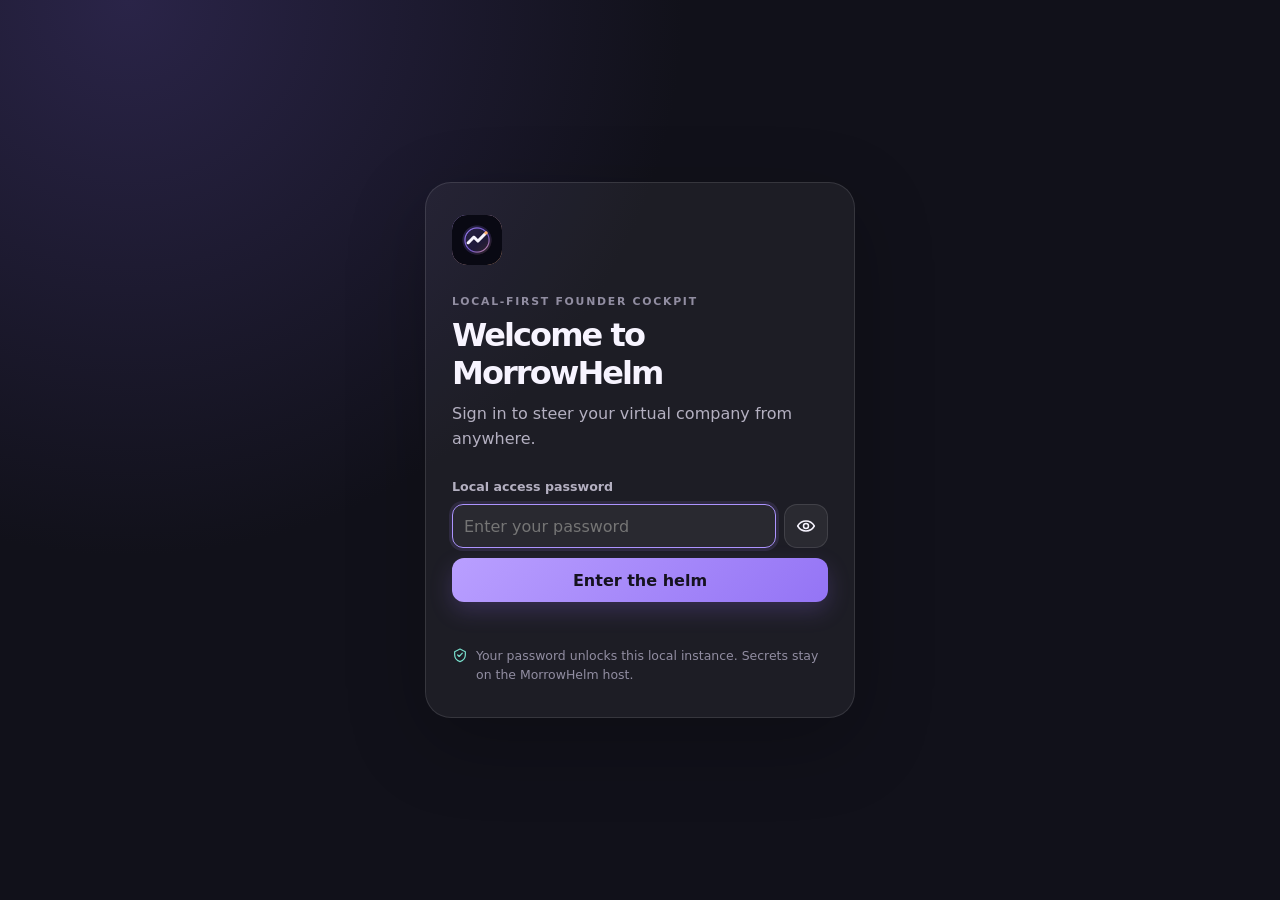
<file: static/login.html>
<!doctype html>
<html lang="en">
  <head>
    <meta charset="utf-8" />
    <meta name="viewport" content="width=device-width, initial-scale=1, viewport-fit=cover" />
    <meta name="theme-color" content="#11111a" />
    <meta name="description" content="Sign in to your local MorrowHelm founder cockpit." />
    <title>Sign in · MorrowHelm</title>
    <link rel="manifest" href="/static/manifest.webmanifest" />
    <link rel="icon" href="/static/icon.svg" type="image/svg+xml" />
    <link rel="stylesheet" href="/static/styles.css" />
  </head>
  <body class="login-body">
    <main class="login-card">
      <div class="brand-mark"><img src="/static/icon-192.png" alt="MorrowHelm" /></div>
      <p class="eyebrow">LOCAL-FIRST FOUNDER COCKPIT</p>
      <h1>Welcome to MorrowHelm</h1>
      <p class="muted">Sign in to steer your virtual company from anywhere.</p>
      <form id="login-form">
        <label for="password">Local access password</label>
        <div class="password-field"><input id="password" type="password" autocomplete="current-password" required autofocus placeholder="Enter your password" /><button id="password-toggle" class="icon-button" type="button" aria-label="Show password"><svg viewBox="0 0 24 24" aria-hidden="true"><path d="M2 12s3.5-6 10-6 10 6 10 6-3.5 6-10 6S2 12 2 12Z" /><circle cx="12" cy="12" r="3" /></svg></button></div>
        <button id="login-button" class="primary-button" type="submit">Enter the helm</button>
        <p id="login-error" class="form-error" role="alert"></p>
      </form>
      <p class="login-footnote"><svg class="ui-icon" viewBox="0 0 24 24" aria-hidden="true"><path d="M12 3 20 7v5c0 5-3.4 8.4-8 10-4.6-1.6-8-5-8-10V7Z" /><path d="m8.5 12 2.2 2.2 4.8-5" /></svg><span>Your password unlocks this local instance. Secrets stay on the MorrowHelm host.</span></p>
    </main>
    <script>
      const form = document.querySelector('#login-form');
      const error = document.querySelector('#login-error');
      const password = document.querySelector('#password');
      const toggle = document.querySelector('#password-toggle');
      const submit = document.querySelector('#login-button');
      toggle.addEventListener('click', () => {
        const visible = password.type === 'text';
        password.type = visible ? 'password' : 'text';
        toggle.setAttribute('aria-label', visible ? 'Show password' : 'Hide password');
        password.focus();
      });
      form.addEventListener('submit', async (event) => {
        event.preventDefault();
        error.textContent = '';
        submit.disabled = true;
        submit.textContent = 'Opening your cockpit…';
        try {
          const response = await fetch('/api/session', {method: 'POST', headers: {'Content-Type': 'application/json'}, body: JSON.stringify({password: password.value})});
          if (!response.ok) { error.textContent = 'That password did not work.'; password.focus(); return; }
          window.location.href = '/';
        } catch (_) {
          error.textContent = 'MorrowHelm could not reach the local host.';
        } finally {
          submit.disabled = false;
          submit.textContent = 'Enter the helm';
        }
      });
    </script>
  </body>
</html>
</file>
<file: static/styles.css>
:root {
  --ink: #f7f4ff;
  --muted: #b4b0c1;
  --quiet: #918da1;
  --bg: #11111a;
  --panel: #1b1a28;
  --panel-2: #232137;
  --line: rgba(255, 255, 255, 0.11);
  --line-strong: rgba(255, 255, 255, 0.18);
  --violet: #ad94ff;
  --orange: #ffb678;
  --teal: #78dfcd;
  --blue: #8fc7ff;
  --danger: #ff9aaa;
  --success: #78dfcd;
  --radius: 20px;
  color-scheme: dark;
  font-family: Inter, ui-sans-serif, system-ui, -apple-system, BlinkMacSystemFont, "Segoe UI", sans-serif;
}

* { box-sizing: border-box; }
html { min-width: 320px; background: var(--bg); scroll-behavior: smooth; }
body {
  min-width: 320px;
  min-height: 100vh;
  margin: 0;
  background: radial-gradient(circle at 10% 0%, #2a2448 0, var(--bg) 38%), var(--bg);
  color: var(--ink);
}
body::before {
  position: fixed;
  z-index: -1;
  inset: 0;
  background: radial-gradient(circle at 90% 100%, rgba(74, 53, 124, 0.14), transparent 38%);
  content: "";
  pointer-events: none;
}

button, input, textarea, select { font: inherit; }
button, summary, select { cursor: pointer; }
button { color: inherit; }
input, textarea, select { caret-color: var(--orange); }
textarea { resize: vertical; }
svg { display: block; }

:focus-visible {
  outline: 3px solid #9ed7ff;
  outline-offset: 3px;
}

.skip-link {
  position: fixed;
  z-index: 100;
  top: 12px;
  left: 12px;
  padding: 10px 14px;
  border-radius: 10px;
  background: var(--ink);
  color: #11111a;
  font-weight: 800;
  transform: translateY(-150%);
  transition: transform 180ms ease;
}
.skip-link:focus { transform: translateY(0); }
.sr-only {
  position: absolute;
  width: 1px;
  height: 1px;
  padding: 0;
  margin: -1px;
  overflow: hidden;
  clip: rect(0, 0, 0, 0);
  white-space: nowrap;
  border: 0;
}

.app-frame {
  width: min(100%, 1180px);
  min-height: 100vh;
  margin: 0 auto;
  padding: 24px 20px 132px;
}
.view-root { min-height: 62vh; }
.view-root:focus-visible { outline: none; }
.topbar {
  display: flex;
  align-items: flex-start;
  justify-content: space-between;
  gap: 20px;
  margin-bottom: 24px;
}
.topbar h1 {
  margin: 5px 0 0;
  font-size: 1.35rem;
  letter-spacing: -0.04em;
}

.eyebrow {
  margin: 0;
  color: var(--quiet);
  font-size: 0.68rem;
  font-weight: 850;
  letter-spacing: 0.16em;
  line-height: 1.35;
  text-transform: uppercase;
}
h2, h3, h4, p { margin-top: 0; }
h2 {
  margin-bottom: 10px;
  font-size: clamp(2rem, 7vw, 3.6rem);
  line-height: 0.98;
  letter-spacing: -0.065em;
}
h2 em { color: var(--orange); font-style: normal; }
h3 { margin-bottom: 6px; font-size: 1.03rem; letter-spacing: -0.025em; }
h4 { margin: 8px 0 7px; font-size: 0.98rem; line-height: 1.25; }
p { line-height: 1.52; }
.muted { color: var(--muted); }
.tiny-note { color: var(--quiet); font-size: 0.8rem; line-height: 1.52; }
code {
  color: var(--orange);
  font-family: ui-monospace, SFMono-Regular, Menlo, monospace;
  overflow-wrap: anywhere;
}

.ui-icon { width: 18px; height: 18px; fill: none; stroke: currentColor; stroke-width: 1.8; stroke-linecap: round; stroke-linejoin: round; }
.primary-button .ui-icon, .secondary-button .ui-icon, .quiet-button .ui-icon, .text-button .ui-icon { width: 17px; height: 17px; }
.icon-button {
  display: inline-grid;
  flex: 0 0 auto;
  width: 44px;
  height: 44px;
  padding: 0;
  place-items: center;
  border: 1px solid var(--line);
  border-radius: 13px;
  background: rgba(255, 255, 255, 0.06);
  color: var(--ink);
  transition: border-color 180ms ease, background 180ms ease, color 180ms ease;
}
.icon-button svg { width: 20px; height: 20px; fill: none; stroke: currentColor; stroke-width: 1.8; stroke-linecap: round; stroke-linejoin: round; }
.icon-button.small { width: 40px; height: 40px; border-radius: 11px; }
.icon-button.danger { color: var(--danger); }

.primary-button, .secondary-button, .quiet-button {
  display: inline-flex;
  min-height: 44px;
  align-items: center;
  justify-content: center;
  gap: 8px;
  padding: 0 16px;
  border-radius: 12px;
  font-weight: 780;
  transition: border-color 180ms ease, background 180ms ease, box-shadow 180ms ease, color 180ms ease, opacity 180ms ease;
}
.secondary-button { border: 1px solid var(--line); background: rgba(255, 255, 255, 0.06); color: var(--ink); }
.quiet-button { min-height: 38px; padding: 0 11px; border: 1px solid var(--line); background: rgba(255, 255, 255, 0.035); color: var(--muted); font-size: 0.76rem; }
.primary-button {
  border: 0;
  background: linear-gradient(135deg, #b99fff, #9474f5);
  color: #15121f;
  box-shadow: 0 9px 22px rgba(147, 110, 239, 0.22);
}
.primary-button:disabled, .secondary-button:disabled, .quiet-button:disabled { cursor: wait; opacity: 0.52; }
.danger-button { background: linear-gradient(135deg, #ffb0bc, #f47f94); color: #281218; box-shadow: 0 9px 22px rgba(255, 126, 150, 0.18); }
.text-button {
  display: inline-flex;
  min-height: 40px;
  align-items: center;
  gap: 6px;
  padding: 5px 1px;
  border: 0;
  background: none;
  color: var(--orange);
  font-size: 0.82rem;
  font-weight: 720;
}

.loading-state { display: grid; min-height: 55vh; place-items: center; align-content: center; color: var(--muted); }
.loading-state p { margin: 18px 0 0; font-size: 0.84rem; }
.loading-orbit {
  width: 42px;
  height: 42px;
  border: 2px solid rgba(168, 139, 255, 0.22);
  border-top-color: var(--violet);
  border-radius: 50%;
  animation: orbit 900ms linear infinite;
}
@keyframes orbit { to { transform: rotate(360deg); } }

.hero-panel {
  display: flex;
  min-height: 270px;
  align-items: center;
  justify-content: space-between;
  overflow: hidden;
  position: relative;
  padding: 28px;
  border: 1px solid rgba(255, 255, 255, 0.08);
  border-radius: 28px;
  background: linear-gradient(130deg, rgba(104, 82, 170, 0.87), rgba(34, 29, 61, 0.92) 58%, rgba(225, 117, 63, 0.75));
  box-shadow: 0 24px 80px rgba(0, 0, 0, 0.23);
}
.hero-panel::before {
  position: absolute;
  inset: 0;
  background: radial-gradient(circle at 80% 30%, rgba(255, 255, 255, 0.09), transparent 34%);
  content: "";
  pointer-events: none;
}
.hero-copy { position: relative; z-index: 1; max-width: 430px; }
.hero-copy .eyebrow { color: rgba(247, 244, 255, 0.62); }
.hero-copy .muted { max-width: 310px; margin-bottom: 18px; color: rgba(247, 244, 255, 0.76); }
.demo-launch { margin-top: 2px; }
.helm-orbit {
  width: 160px;
  height: 160px;
  margin-right: -30px;
  position: relative;
  border: 1px solid rgba(255, 255, 255, 0.36);
  border-radius: 50%;
  box-shadow: 0 0 0 22px rgba(255, 255, 255, 0.06), 0 0 0 44px rgba(255, 255, 255, 0.035);
}
.helm-orbit::after {
  width: 10px;
  height: 10px;
  position: absolute;
  top: 24px;
  right: 6px;
  border-radius: 50%;
  background: var(--orange);
  box-shadow: 0 0 24px var(--orange);
  content: "";
}
.helm-orbit span { display: grid; height: 100%; place-items: center; color: #fff; }
.helm-orbit .ui-icon { width: 42px; height: 42px; stroke-width: 2.5; transform: rotate(-12deg); }

.metrics-grid { display: grid; grid-template-columns: repeat(3, minmax(0, 1fr)); gap: 10px; margin: 14px 0 34px; }
.metric-card { min-width: 0; padding: 16px 14px; border: 1px solid var(--line); border-radius: 18px; background: rgba(255, 255, 255, 0.045); }
.metric-card strong, .metric-card small { display: block; }
.metric-card strong { margin: 11px 0 2px; font-size: 1.48rem; letter-spacing: -0.06em; }
.metric-card small { color: var(--muted); font-size: 0.73rem; line-height: 1.25; }
.metric-icon { display: grid; width: 29px; height: 29px; place-items: center; border-radius: 10px; font-weight: 800; }
.metric-icon .ui-icon { width: 16px; height: 16px; }
.metric-icon.violet { background: rgba(168, 139, 255, 0.17); color: var(--violet); }
.metric-icon.orange { background: rgba(255, 173, 108, 0.16); color: var(--orange); }
.metric-icon.teal { background: rgba(112, 214, 197, 0.15); color: var(--teal); }

.proof-strip { display: flex; align-items: flex-start; gap: 13px; margin: 0 0 28px; padding: 16px 17px; border: 1px solid rgba(168, 139, 255, 0.25); border-radius: 18px; background: rgba(168, 139, 255, 0.08); }
.proof-number { color: var(--orange); font-size: 0.72rem; font-weight: 900; letter-spacing: 0.12em; }
.proof-strip strong { font-size: 0.88rem; }
.proof-strip p { margin: 4px 0 0; color: var(--muted); font-size: 0.8rem; }

.section-block { margin: 0 0 32px; }
.section-heading, .split-heading { display: flex; align-items: flex-end; justify-content: space-between; gap: 14px; margin-bottom: 12px; }
.section-heading h3 { margin: 4px 0 0; }
.runtime-pill, .security-note {
  display: inline-flex;
  flex: 0 0 auto;
  align-items: center;
  gap: 5px;
  padding: 6px 9px;
  border-radius: 999px;
  background: rgba(112, 214, 197, 0.12);
  color: var(--teal);
  font-size: 0.65rem;
  font-weight: 850;
  letter-spacing: 0.04em;
  text-transform: uppercase;
}
.runtime-pill.replay { background: rgba(255, 173, 108, 0.13); color: var(--orange); }
.security-note .ui-icon { width: 14px; height: 14px; }

.sprint-section { padding-top: 4px; }
.workflow-track { display: flex; align-items: stretch; gap: 7px; overflow-x: auto; padding: 1px 1px 8px; scrollbar-width: thin; scrollbar-color: rgba(168, 139, 255, 0.3) transparent; scroll-snap-type: x proximity; }
.workflow-step { display: flex; flex: 0 0 132px; min-height: 70px; gap: 9px; padding: 11px 10px; border: 1px solid var(--line); border-radius: 15px; background: rgba(255, 255, 255, 0.035); scroll-snap-align: start; }
.workflow-step.complete { border-color: rgba(112, 214, 197, 0.3); background: rgba(112, 214, 197, 0.06); }
.workflow-step.working { border-color: rgba(255, 173, 108, 0.42); background: rgba(255, 173, 108, 0.07); }
.workflow-step.attention { border-color: rgba(255, 142, 159, 0.42); }
.workflow-index { color: var(--quiet); font-size: 0.67rem; font-weight: 900; }
.workflow-step strong, .workflow-step small { display: block; }
.workflow-step strong { font-size: 0.77rem; }
.workflow-step small { margin-top: 6px; color: var(--muted); font-size: 0.7rem; }
.workflow-arrow { align-self: center; flex: 0 0 auto; color: var(--quiet); }
.workflow-arrow .ui-icon { width: 15px; height: 15px; transform: rotate(-90deg); }
.sprint-section .tiny-note { margin: 9px 0 0; }
.swipe-hint { display: flex; align-items: center; gap: 5px; margin: 4px 0 0; color: var(--quiet); font-size: 0.7rem; }
.swipe-hint .ui-icon { width: 12px; height: 12px; }

.artifact-grid, .artifact-dialog-grid { display: grid; gap: 9px; }
.artifact-card { overflow: hidden; border: 1px solid var(--line); border-radius: 16px; background: rgba(255, 255, 255, 0.04); }
.artifact-card summary { display: grid; grid-template-columns: auto 1fr auto; align-items: center; gap: 10px; padding: 13px 14px; list-style: none; }
.artifact-card summary::-webkit-details-marker { display: none; }
.artifact-card summary strong, .artifact-card summary small { display: block; }
.artifact-card summary strong { font-size: 0.81rem; overflow-wrap: anywhere; }
.artifact-card summary small { margin-top: 3px; color: var(--quiet); font-size: 0.7rem; }
.artifact-kind { padding: 5px 7px; border-radius: 7px; background: rgba(168, 139, 255, 0.12); color: var(--violet); font-size: 0.63rem; font-weight: 800; text-transform: uppercase; }
.artifact-chevron, .task-chevron { width: 16px; height: 16px; color: var(--quiet); transition: transform 180ms ease; }
.artifact-card[open] .artifact-chevron, .task-card[open] .task-chevron { transform: rotate(180deg); }
.artifact-content { padding: 0 14px 14px; }
.artifact-content > p { max-height: 240px; overflow: auto; margin: 0; padding: 13px; border-radius: 11px; background: rgba(0, 0, 0, 0.17); color: var(--muted); white-space: pre-wrap; font-family: ui-monospace, SFMono-Regular, Menlo, monospace; font-size: 0.72rem; line-height: 1.58; }
.artifact-actions { display: flex; flex-wrap: wrap; gap: 8px; margin-top: 10px; }

.empty-card { padding: 32px 20px; border: 1px dashed var(--line); border-radius: 18px; background: rgba(255, 255, 255, 0.02); text-align: center; }
.empty-card.compact { padding: 24px 16px; }
.empty-symbol { display: block; width: 30px; height: 30px; margin: 0 auto 11px; color: var(--orange); }
.empty-card p { max-width: 320px; margin: 0 auto; font-size: 0.88rem; }

.activity-list { overflow: hidden; border: 1px solid var(--line); border-radius: 17px; background: rgba(255, 255, 255, 0.025); }
.activity-row { display: grid; grid-template-columns: 10px 1fr auto; align-items: start; gap: 12px; padding: 15px 17px; border-bottom: 1px solid var(--line); }
.activity-row:last-child { border-bottom: 0; }
.activity-dot { width: 7px; height: 7px; margin-top: 6px; border-radius: 50%; background: var(--violet); box-shadow: 0 0 12px rgba(168, 139, 255, 0.8); }
.activity-row strong { font-size: 0.84rem; }
.activity-row p { margin: 3px 0 0; color: var(--muted); font-size: 0.79rem; }
.activity-row time { color: var(--quiet); font-size: 0.7rem; white-space: nowrap; }

.page-heading { margin: 20px 0 24px; }
.page-heading h2 { margin: 6px 0 10px; font-size: clamp(2.2rem, 10vw, 4rem); }
.page-heading > .muted { max-width: 560px; }
.split-heading { align-items: center; }
.split-heading h2 { margin-bottom: 0; }

.employee-strip { display: flex; gap: 9px; overflow-x: auto; margin: -2px 0 20px; padding: 3px 2px 7px; scrollbar-width: thin; scrollbar-color: rgba(168, 139, 255, 0.28) transparent; scroll-snap-type: x proximity; }
.employee-chip { display: inline-flex; flex: 0 0 auto; min-height: 46px; align-items: center; gap: 7px; padding: 6px 11px 6px 6px; border: 1px solid var(--line); border-radius: 999px; background: rgba(255, 255, 255, 0.045); color: var(--muted); scroll-snap-align: start; transition: border-color 180ms ease, background 180ms ease, color 180ms ease; }
.employee-chip.selected { border-color: rgba(168, 139, 255, 0.75); background: rgba(168, 139, 255, 0.14); color: var(--ink); }
.avatar { display: inline-grid; flex: 0 0 auto; width: 34px; height: 34px; place-items: center; border-radius: 12px; color: #15121f; font-size: 0.67rem; font-weight: 900; letter-spacing: -0.02em; }
.avatar.violet { background: linear-gradient(135deg, #d8cbff, #9f80fa); }
.avatar.orange { background: linear-gradient(135deg, #ffd9b1, #f6a15f); }
.avatar.teal { background: linear-gradient(135deg, #bff5ec, #64d3bf); }
.avatar.blue { background: linear-gradient(135deg, #c3e1ff, #7db7f6); }
.avatar.founder-avatar { background: linear-gradient(135deg, #fff1dd, #ffb678); }
.avatar.mini { width: 25px; height: 25px; border-radius: 8px; font-size: 0.56rem; }
.avatar.large { width: 58px; height: 58px; border-radius: 18px; font-size: 0.85rem; }

.chat-agent-bar { display: flex; align-items: center; gap: 10px; margin: -6px 0 20px; padding: 11px 12px; border: 1px solid var(--line); border-radius: 16px; background: rgba(255, 255, 255, 0.04); }
.chat-agent-bar strong, .chat-agent-bar small { display: block; }
.chat-agent-bar strong { font-size: 0.76rem; }
.chat-agent-bar small { margin-top: 3px; color: var(--quiet); font-size: 0.68rem; }
.run-state { margin-left: auto; color: var(--quiet); font-size: 0.7rem; white-space: nowrap; }
.run-state.running, .run-state.queued { color: var(--orange); }
.run-state.succeeded { color: var(--teal); }
.run-state.failed, .run-state.timeout { color: var(--danger); }
.chat-thread { display: grid; gap: 13px; max-width: 820px; padding-bottom: 112px; }
.message { display: grid; grid-template-columns: auto minmax(0, 1fr); align-items: start; gap: 10px; }
.message.founder { margin-left: clamp(22px, 8vw, 84px); }
.message-body { min-width: 0; padding: 13px 14px; border: 1px solid var(--line); border-radius: 5px 16px 16px; background: rgba(255, 255, 255, 0.042); }
.message.founder .message-body { border-color: rgba(255, 173, 108, 0.24); border-radius: 16px 5px 16px 16px; background: rgba(255, 173, 108, 0.075); }
.message-meta { display: flex; align-items: center; justify-content: space-between; gap: 12px; margin-bottom: 6px; }
.message-meta strong { font-size: 0.78rem; }
.message-meta time { color: var(--quiet); font-size: 0.69rem; white-space: nowrap; }
.message-body p { margin: 0; color: var(--muted); font-size: 0.86rem; white-space: pre-wrap; overflow-wrap: anywhere; }
.composer {
  display: grid;
  grid-template-columns: minmax(0, 1fr) auto;
  position: fixed;
  z-index: 9;
  left: 50%;
  bottom: calc(76px + env(safe-area-inset-bottom));
  width: min(calc(100% - 32px), 840px);
  gap: 9px;
  padding: 10px;
  border: 1px solid var(--line-strong);
  border-radius: 18px;
  background: rgba(27, 26, 40, 0.94);
  box-shadow: 0 18px 48px rgba(0, 0, 0, 0.35);
  backdrop-filter: blur(22px);
  transform: translateX(-50%);
}
.composer textarea { min-height: 48px; max-height: 130px; padding: 12px 13px; border: 0; border-radius: 12px; outline: 0; background: rgba(0, 0, 0, 0.16); color: var(--ink); line-height: 1.45; }
.composer textarea::placeholder { color: var(--quiet); }
.composer textarea:focus-visible { box-shadow: 0 0 0 2px var(--violet); }
.composer .primary-button { align-self: stretch; }

.task-board { display: grid; gap: 24px; }
.task-column { min-width: 0; }
.column-heading { display: flex; align-items: center; gap: 8px; margin-bottom: 10px; }
.column-heading h3 { margin: 0; }
.column-heading small { margin-left: auto; color: var(--quiet); }
.status-dot { width: 8px; height: 8px; border-radius: 50%; background: var(--quiet); }
.status-dot.in_progress { background: var(--orange); }
.status-dot.waiting_approval, .status-dot.blocked { background: var(--danger); }
.status-dot.queued { background: var(--violet); }
.status-dot.completed { background: var(--teal); }
.task-card { overflow: hidden; margin-bottom: 10px; border: 1px solid var(--line); border-radius: 17px; background: rgba(255, 255, 255, 0.035); }
.task-card summary { padding: 15px; list-style: none; }
.task-card summary::-webkit-details-marker { display: none; }
.task-card-top { display: flex; align-items: center; justify-content: space-between; gap: 12px; }
.priority { display: inline-flex; padding: 4px 7px; border-radius: 999px; background: rgba(168, 139, 255, 0.12); color: var(--violet); font-size: 0.62rem; font-weight: 850; letter-spacing: 0.04em; text-transform: uppercase; }
.priority.high { background: rgba(255, 142, 159, 0.12); color: var(--danger); }
.priority.low { background: rgba(112, 214, 197, 0.1); color: var(--teal); }
.task-id { color: var(--quiet); font-family: ui-monospace, SFMono-Regular, Menlo, monospace; font-size: 0.66rem; }
.task-card h4 { margin: 11px 0 6px; }
.task-preview { display: -webkit-box; overflow: hidden; margin: 0 0 13px; color: var(--muted); font-size: 0.81rem; -webkit-box-orient: vertical; -webkit-line-clamp: 2; }
.task-owner { display: flex; align-items: center; gap: 7px; color: var(--muted); font-size: 0.75rem; }
.task-owner time { margin-left: auto; color: var(--quiet); }
.task-chevron { margin-left: 2px; }
.task-body { padding: 14px 15px 15px; border-top: 1px solid var(--line); background: rgba(0, 0, 0, 0.1); }
.task-body > p { margin-bottom: 13px; color: var(--muted); font-size: 0.81rem; white-space: pre-wrap; overflow-wrap: anywhere; }
.task-body dl { display: flex; flex-wrap: wrap; gap: 18px; margin: 0; }
.task-body dl div { display: grid; gap: 3px; }
.task-body dt { color: var(--quiet); font-size: 0.66rem; text-transform: uppercase; }
.task-body dd { margin: 0; color: var(--ink); font-size: 0.73rem; text-transform: capitalize; }
.column-empty { padding: 18px; border: 1px dashed var(--line); border-radius: 14px; color: var(--quiet); font-size: 0.79rem; }
.show-more { width: 100%; }

.approval-list { display: grid; gap: 14px; max-width: 820px; }
.approval-card { padding: 18px; border: 1px solid var(--line); border-radius: 20px; background: rgba(255, 255, 255, 0.04); }
.approval-card.featured { border-color: rgba(255, 173, 108, 0.26); background: linear-gradient(145deg, rgba(255, 173, 108, 0.075), rgba(168, 139, 255, 0.05)); box-shadow: 0 20px 60px rgba(0, 0, 0, 0.15); }
.approval-top { display: flex; align-items: center; justify-content: space-between; gap: 12px; margin-bottom: 13px; }
.approval-top time { color: var(--quiet); font-size: 0.72rem; }
.risk-pill { display: inline-flex; align-items: center; gap: 6px; padding: 5px 8px; border-radius: 999px; background: rgba(255, 173, 108, 0.11); color: var(--orange); font-size: 0.66rem; font-weight: 850; text-transform: uppercase; }
.risk-pill > span { width: 6px; height: 6px; border-radius: 50%; background: currentColor; }
.risk-pill.high { background: rgba(255, 142, 159, 0.12); color: var(--danger); }
.risk-pill.low { background: rgba(112, 214, 197, 0.11); color: var(--teal); }
.approval-card h3 { margin-bottom: 8px; font-size: 1.08rem; }
.approval-summary { margin-bottom: 13px; color: var(--muted); font-size: 0.86rem; }
.impact-list { display: grid; gap: 7px; margin: 0 0 15px; padding: 0; list-style: none; }
.impact-list li { position: relative; padding-left: 18px; color: var(--ink); font-size: 0.79rem; line-height: 1.42; }
.impact-list li::before { position: absolute; top: 0.55em; left: 2px; width: 6px; height: 6px; border-radius: 50%; background: var(--orange); content: ""; }
.approval-details { margin: 0 0 14px; border-top: 1px solid var(--line); border-bottom: 1px solid var(--line); }
.approval-details summary { display: flex; min-height: 44px; align-items: center; justify-content: space-between; gap: 10px; color: var(--orange); font-size: 0.77rem; list-style: none; }
.approval-details summary::-webkit-details-marker { display: none; }
.approval-details summary .ui-icon { width: 16px; height: 16px; transition: transform 180ms ease; }
.approval-details[open] summary .ui-icon { transform: rotate(180deg); }
.approval-details dl, .decision-review dl { display: grid; gap: 9px; margin: 0 0 13px; }
.approval-details dl div, .decision-review dl div { display: grid; grid-template-columns: 92px minmax(0, 1fr); gap: 8px; }
.approval-details dt, .decision-review dt { color: var(--quiet); font-size: 0.7rem; }
.approval-details dd, .decision-review dd { margin: 0; color: var(--muted); font-size: 0.72rem; overflow-wrap: anywhere; }
.approval-details dd code, .decision-review dd code { display: inline-block; margin: 0 4px 4px 0; padding: 2px 4px; border-radius: 5px; background: rgba(255, 173, 108, 0.08); }
.approval-meta { display: flex; align-items: center; justify-content: space-between; gap: 12px; color: var(--muted); font-size: 0.75rem; }
.approval-meta > strong { color: var(--ink); }
.approval-actions { display: grid; grid-template-columns: minmax(0, 0.7fr) minmax(0, 1.3fr); gap: 9px; margin-top: 15px; }
.decision-state { display: flex; align-items: flex-start; gap: 9px; margin-top: 14px; padding: 11px 12px; border-radius: 12px; background: rgba(112, 214, 197, 0.08); color: var(--teal); font-size: 0.74rem; }
.decision-state.rejected { background: rgba(255, 142, 159, 0.08); color: var(--danger); }
.decision-state .ui-icon { flex: 0 0 auto; }
.decision-state code { color: currentColor; opacity: 0.8; }
.history-heading { margin: 18px 0 0; padding-top: 14px; border-top: 1px solid var(--line); }

.people-grid { display: grid; gap: 10px; }
.person-card { padding: 18px; border: 1px solid var(--line); border-radius: 18px; background: rgba(255, 255, 255, 0.035); }
.person-top { display: flex; align-items: flex-start; justify-content: space-between; }
.online-state { display: inline-flex; align-items: center; gap: 6px; color: var(--teal); font-size: 0.68rem; }
.online-dot { width: 8px; height: 8px; border-radius: 50%; background: var(--teal); box-shadow: 0 0 12px rgba(112, 214, 197, 0.7); }
.person-card h3 { margin: 15px 0 2px; }
.person-card p { margin-bottom: 8px; color: var(--muted); font-size: 0.84rem; }
.person-card .role { color: var(--ink); font-size: 0.77rem; }
.agent-badge { display: inline-flex; align-items: center; gap: 6px; margin: 3px 0 10px; padding: 5px 8px; border-radius: 999px; background: rgba(168, 139, 255, 0.11); color: var(--violet); font-size: 0.68rem; }
.agent-pulse { width: 6px; height: 6px; border-radius: 50%; background: var(--teal); }
.agent-pulse.running { background: var(--orange); box-shadow: 0 0 10px var(--orange); }
.agent-latest { color: var(--quiet) !important; font-size: 0.7rem !important; }

.connections-block { margin-top: 34px; padding-top: 4px; }
.connection-form { display: grid; gap: 11px; margin: 16px 0; padding: 16px; border: 1px solid var(--line); border-radius: 18px; background: rgba(0, 0, 0, 0.13); }
.form-heading { display: flex; align-items: center; justify-content: space-between; gap: 12px; }
.form-heading strong { font-size: 0.86rem; }
.connection-form label, .dialog-fields label, .dialog-note, .login-card label { display: grid; gap: 7px; color: var(--muted); font-size: 0.74rem; font-weight: 650; }
.connection-form input, .connection-form select, .dialog-fields input, .dialog-fields select, .dialog-fields textarea, .dialog-note textarea, .login-card input {
  width: 100%;
  min-height: 44px;
  padding: 9px 11px;
  border: 1px solid var(--line);
  border-radius: 11px;
  outline: 0;
  background: rgba(255, 255, 255, 0.05);
  color: var(--ink);
  transition: border-color 180ms ease, background 180ms ease, box-shadow 180ms ease;
}
.connection-form input:focus, .connection-form select:focus, .dialog-fields input:focus, .dialog-fields select:focus, .dialog-fields textarea:focus, .dialog-note textarea:focus, .login-card input:focus {
  border-color: var(--violet);
  box-shadow: 0 0 0 3px rgba(168, 139, 255, 0.12);
}
.form-row { display: grid; gap: 10px; }
.connection-list { display: grid; gap: 9px; }
.connection-card { display: grid; grid-template-columns: auto minmax(0, 1fr); align-items: center; gap: 11px; padding: 13px; border: 1px solid var(--line); border-radius: 15px; background: rgba(255, 255, 255, 0.035); }
.connection-icon { display: grid; width: 38px; height: 38px; place-items: center; border-radius: 11px; background: rgba(168, 139, 255, 0.14); color: var(--violet); }
.connection-icon .ui-icon { width: 19px; height: 19px; }
.connection-copy { min-width: 0; }
.connection-copy strong { font-size: 0.82rem; }
.connection-copy p { margin: 2px 0 4px; color: var(--quiet); font-size: 0.73rem; overflow-wrap: anywhere; }
.connected-state { display: inline-flex; align-items: center; gap: 4px; color: var(--teal); font-size: 0.7rem; }
.connected-state .ui-icon { width: 13px; height: 13px; }
.connection-actions { display: flex; grid-column: 1 / -1; gap: 7px; justify-content: flex-end; padding-top: 9px; border-top: 1px solid var(--line); }
.session-card { display: flex; align-items: center; justify-content: space-between; gap: 20px; margin-top: 34px; padding: 18px; border: 1px solid var(--line); border-radius: 18px; background: rgba(255, 255, 255, 0.03); }
.session-card h3 { margin: 4px 0 5px; }
.session-card p:last-child { max-width: 560px; margin: 0; font-size: 0.79rem; }

.bottom-nav {
  display: grid;
  grid-template-columns: repeat(5, minmax(0, 1fr));
  position: fixed;
  z-index: 10;
  right: 0;
  bottom: 0;
  left: 0;
  width: min(100%, 1180px);
  margin: 0 auto;
  padding: 8px 10px calc(8px + env(safe-area-inset-bottom));
  border-top: 1px solid var(--line);
  background: rgba(17, 17, 26, 0.94);
  backdrop-filter: blur(22px);
}
.nav-item { display: grid; position: relative; min-height: 54px; place-items: center; gap: 3px; padding: 4px; border: 0; border-radius: 11px; background: transparent; color: var(--quiet); transition: color 180ms ease, background 180ms ease; }
.nav-icon { display: grid; place-items: center; }
.nav-icon svg { width: 20px; height: 20px; fill: none; stroke: currentColor; stroke-width: 1.75; stroke-linecap: round; stroke-linejoin: round; }
.nav-item small { font-size: 0.64rem; }
.nav-item.active { background: rgba(255, 255, 255, 0.035); color: var(--ink); }
.nav-item.active .nav-icon { color: var(--orange); }
.nav-badge { display: grid; position: absolute; top: 1px; right: 19%; min-width: 18px; height: 18px; place-items: center; padding: 0 4px; border: 2px solid var(--bg); border-radius: 10px; background: var(--orange); color: #26172a; font-size: 0.58rem; }

.toast-region { display: grid; position: fixed; z-index: 60; top: calc(18px + env(safe-area-inset-top)); right: 18px; left: 18px; place-items: center; pointer-events: none; }
.toast { max-width: 440px; padding: 12px 15px; border: 1px solid var(--line); border-radius: 13px; background: #29263d; box-shadow: 0 16px 40px rgba(0, 0, 0, 0.28); color: var(--ink); font-size: 0.82rem; }
.toast.error { border-color: rgba(255, 142, 159, 0.45); color: var(--danger); }
.toast.success { border-color: rgba(112, 214, 197, 0.4); color: var(--teal); }

.app-dialog { width: min(calc(100% - 28px), 580px); max-height: min(86vh, 820px); padding: 0; overflow: auto; border: 1px solid var(--line-strong); border-radius: 24px; background: #1b1a28; color: var(--ink); box-shadow: 0 30px 100px rgba(0, 0, 0, 0.55); }
.app-dialog.wide { width: min(calc(100% - 28px), 900px); }
.app-dialog::backdrop { background: rgba(6, 5, 12, 0.72); backdrop-filter: blur(7px); }
.app-dialog form { margin: 0; }
.dialog-header { display: flex; align-items: flex-start; justify-content: space-between; gap: 18px; padding: 21px 21px 17px; border-bottom: 1px solid var(--line); }
.dialog-header h2 { margin: 5px 0 0; font-size: clamp(1.65rem, 6vw, 2.35rem); line-height: 1.02; }
.dialog-body { padding: 19px 21px; }
.dialog-actions { display: flex; justify-content: flex-end; gap: 9px; position: sticky; bottom: 0; padding: 14px 21px calc(14px + env(safe-area-inset-bottom)); border-top: 1px solid var(--line); background: rgba(27, 26, 40, 0.96); backdrop-filter: blur(18px); }
.dialog-fields { display: grid; gap: 13px; }
.dialog-fields textarea, .dialog-note textarea { min-height: 100px; resize: vertical; }
.dialog-warning { margin: 0 0 15px; padding: 12px 13px; border: 1px solid rgba(255, 173, 108, 0.25); border-radius: 12px; background: rgba(255, 173, 108, 0.075); color: var(--muted); font-size: 0.8rem; }
.dialog-note { margin-top: 15px; }
.decision-review { padding: 15px; border: 1px solid var(--line); border-radius: 16px; background: rgba(255, 255, 255, 0.03); }
.decision-review h3 { margin: 13px 0 7px; }
.decision-review > p { color: var(--muted); font-size: 0.82rem; }
.decision-review dl { padding-top: 12px; border-top: 1px solid var(--line); }
.decision-review dd code { font-size: 0.65rem; word-break: break-all; }

.login-body { display: grid; min-height: 100vh; place-items: center; padding: 20px; }
.login-card { width: min(100%, 430px); padding: 32px 26px; border: 1px solid var(--line); border-radius: 26px; background: rgba(255, 255, 255, 0.05); box-shadow: 0 24px 80px rgba(0, 0, 0, 0.24); }
.brand-mark { display: grid; width: 50px; height: 50px; margin-bottom: 30px; place-items: center; border-radius: 15px; background: linear-gradient(135deg, var(--violet), var(--orange)); color: #1d1628; font-weight: 900; }
.brand-mark img { width: 50px; height: 50px; border-radius: 15px; }
.login-card h1 { margin: 7px 0 10px; font-size: 2rem; letter-spacing: -0.06em; }
.login-card form { display: grid; gap: 10px; margin: 28px 0 20px; }
.login-card label { color: var(--muted); font-size: 0.79rem; }
.password-field { display: grid; grid-template-columns: minmax(0, 1fr) auto; gap: 8px; }
.password-field .icon-button { align-self: end; }
.form-error { min-height: 1.2em; margin: 0; color: var(--danger); font-size: 0.79rem; }
.login-footnote { display: flex; align-items: flex-start; gap: 8px; margin: 0; color: var(--quiet); font-size: 0.78rem; }
.login-footnote .ui-icon { flex: 0 0 auto; width: 16px; height: 16px; color: var(--teal); }

@media (hover: hover) {
  .icon-button:hover, .secondary-button:hover, .quiet-button:hover { border-color: var(--line-strong); background: rgba(255, 255, 255, 0.09); }
  .icon-button.danger:hover { border-color: rgba(255, 142, 159, 0.36); background: rgba(255, 142, 159, 0.08); }
  .primary-button:hover { box-shadow: 0 12px 28px rgba(147, 110, 239, 0.32); }
  .text-button:hover { color: #ffd0a7; }
  .employee-chip:hover { border-color: rgba(168, 139, 255, 0.46); color: var(--ink); }
  .nav-item:hover { background: rgba(255, 255, 255, 0.045); color: var(--ink); }
  .artifact-card summary:hover, .task-card summary:hover { background: rgba(255, 255, 255, 0.025); }
}

@media (max-width: 420px) {
  .hero-panel { min-height: 316px; padding: 27px; }
  .hero-copy { max-width: 235px; }
  .hero-copy h2 { font-size: 2.15rem; }
  .demo-launch { padding: 0 12px; font-size: 0.82rem; white-space: nowrap; }
  .helm-orbit { width: 150px; height: 150px; margin-right: -80px; }
  .metric-card { padding: 14px 11px; }
  .metric-card small { min-height: 2.3em; }
  .approval-actions { grid-template-columns: 1fr; }
  .approval-actions .primary-button { grid-row: 1; }
  .composer { grid-template-columns: minmax(0, 1fr) 74px; }
  .composer .primary-button { padding: 0 10px; }
  .composer .primary-button .ui-icon { display: none; }
  .session-card { align-items: stretch; flex-direction: column; }
  .dialog-actions { display: grid; grid-template-columns: 1fr 1fr; }
  .dialog-actions .primary-button { padding: 0 10px; font-size: 0.8rem; line-height: 1.15; }
}

@media (min-width: 720px) {
  .app-frame { padding: 36px 40px 148px; }
  .topbar { margin-bottom: 36px; }
  .hero-panel { min-height: 330px; padding: 44px; }
  .metrics-grid { gap: 14px; margin-bottom: 46px; }
  .task-board { grid-template-columns: repeat(2, minmax(0, 1fr)); gap: 28px; }
  .people-grid { grid-template-columns: repeat(2, minmax(0, 1fr)); gap: 14px; }
  .form-row { grid-template-columns: repeat(2, minmax(0, 1fr)); }
  .connection-card { grid-template-columns: auto minmax(0, 1fr) auto; padding: 14px 15px; }
  .connection-actions { grid-column: auto; padding-top: 0; border-top: 0; }
  .bottom-nav { bottom: 16px; width: min(calc(100% - 32px), 680px); padding: 7px; border: 1px solid var(--line); border-radius: 19px; box-shadow: 0 18px 50px rgba(0, 0, 0, 0.34); }
  .nav-item { min-height: 50px; }
  .nav-badge { right: 25%; }
  .composer { bottom: 94px; }
  .artifact-dialog-grid { grid-template-columns: repeat(2, minmax(0, 1fr)); }
  .swipe-hint { display: none; }
}

@media (min-width: 1080px) {
  .people-grid { grid-template-columns: repeat(3, minmax(0, 1fr)); }
  .task-board { grid-template-columns: repeat(3, minmax(0, 1fr)); }
  .task-column:nth-child(4) { grid-column: span 2; }
  .workflow-step { flex-basis: 150px; }
}

@media (prefers-reduced-motion: reduce) {
  html { scroll-behavior: auto; }
  *, *::before, *::after { scroll-behavior: auto !important; animation-duration: 0.01ms !important; animation-iteration-count: 1 !important; transition-duration: 0.01ms !important; }
}
</file>
